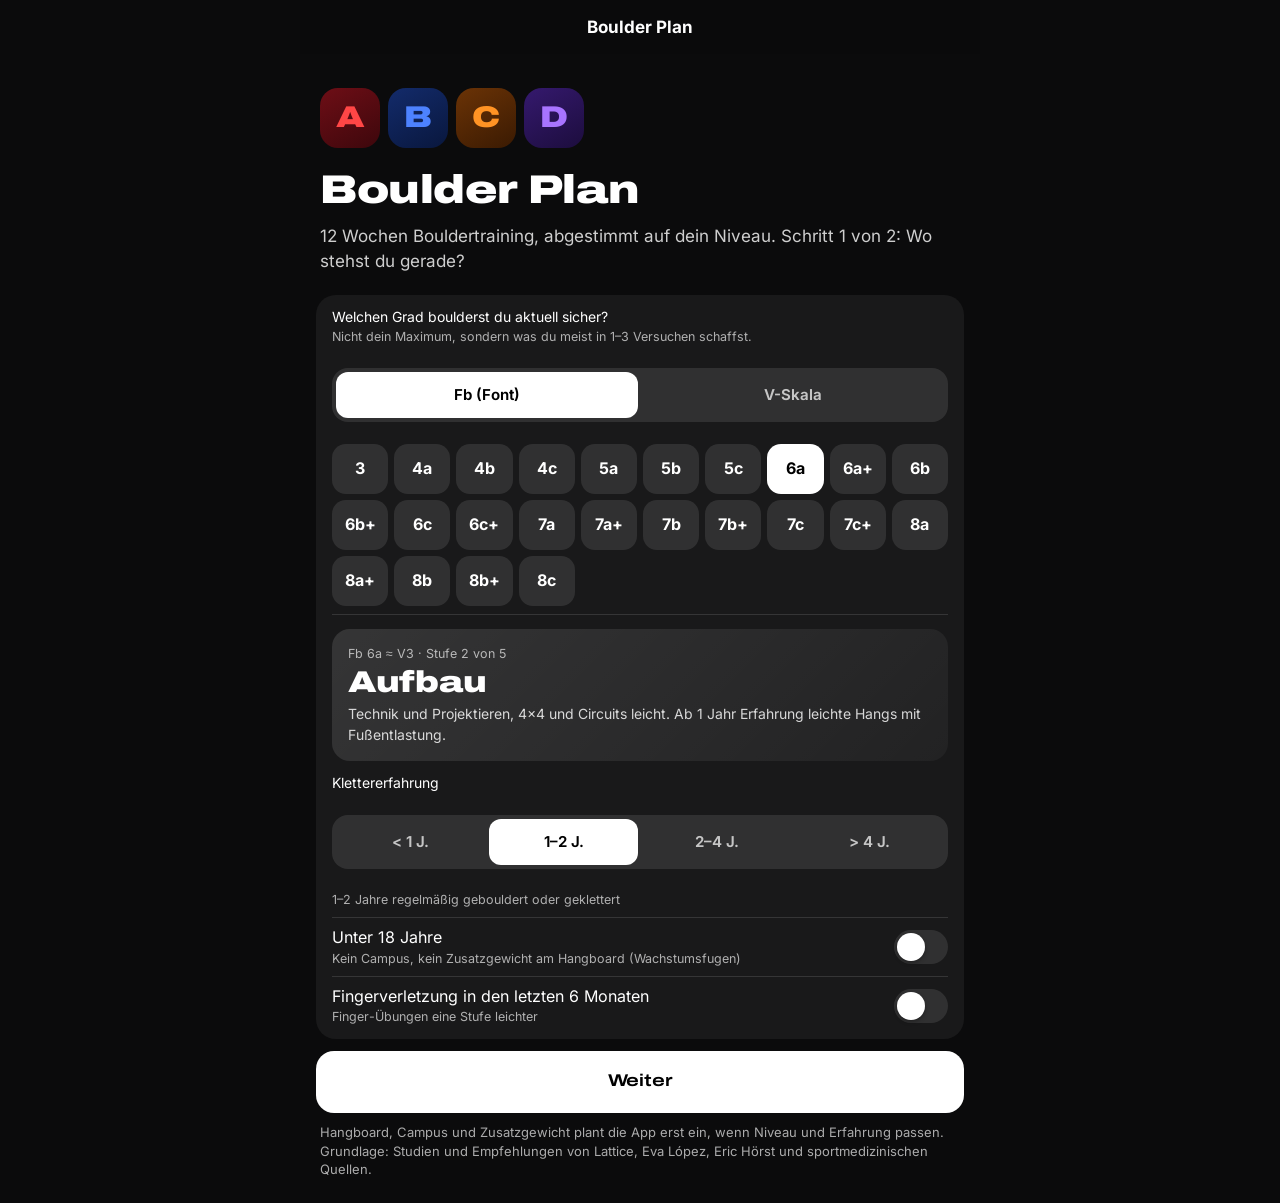
<file: web/index.html>
<!doctype html>
<html lang="de" data-theme="dark">
<head>
  <meta charset="utf-8">
  <title>Boulder Plan</title>
  <meta name="viewport" content="width=device-width, initial-scale=1, viewport-fit=cover">
  <meta name="theme-color" content="#0B0B0C">
  <meta name="apple-mobile-web-app-capable" content="yes">
  <meta name="mobile-web-app-capable" content="yes">
  <meta name="apple-mobile-web-app-status-bar-style" content="black-translucent">
  <meta name="apple-mobile-web-app-title" content="Boulder Plan">
  <meta name="format-detection" content="telephone=no">
  <link rel="manifest" href="manifest.webmanifest">
  <link rel="apple-touch-icon" href="icons/icon-180.png">
  <link rel="icon" type="image/png" href="icons/icon-192.png">
  <link rel="preload" href="fonts/archivo-latin.woff2" as="font" type="font/woff2" crossorigin>
  <link rel="preload" href="fonts/inter-latin.woff2" as="font" type="font/woff2" crossorigin>
  <link rel="stylesheet" href="css/styles.css">
</head>
<body>
  <header id="topbar"></header>
  <main id="main"></main>
  <nav id="tabbar"></nav>
  <div id="sheet-root"></div>
  <div id="toast" role="status" aria-live="polite"></div>
  <input type="file" id="importFile" accept="application/json,.json" hidden>
  <noscript>Boulder Plan benötigt JavaScript.</noscript>
  <script type="module" src="js/main.js"></script>
</body>
</html>
</file>
<file: web/css/styles.css>
/* Boulder Plan · Design „Fokus“
   Jede Session besitzt eine Farbe (--hue / --mid / --deep), die beim Öffnen den ganzen Bildschirm färbt.
   Archivo Expanded Black für große Wörter und Zahlen, Inter für Text. Große Ziele für Finger mit Kreide. */

@font-face {
  font-family: "Archivo";
  src: url("../fonts/archivo-latin.woff2") format("woff2");
  font-weight: 400 900;
  font-stretch: 62% 125%;
  font-display: swap;
}
@font-face {
  font-family: "Inter";
  src: url("../fonts/inter-latin.woff2") format("woff2");
  font-weight: 400 700;
  font-display: swap;
}

:root {
  --page: #0b0b0c;
  --card: rgba(255, 255, 255, .06);
  --field: rgba(255, 255, 255, .1);
  --line: rgba(255, 255, 255, .12);
  --text: #fff;
  --muted: rgba(255, 255, 255, .66);
  --ok: #34c759;
  --warn: #ffb020;
  --danger: #ff6b5e;
  /* Neutrale Session-Farbe, wird pro Session per JS gesetzt */
  --hue: #ffffff;
  --mid: #1a1a1d;
  --deep: #0b0b0c;
  --radius: 20px;
  --tabbar-h: 66px;
  color-scheme: dark;
}

* { box-sizing: border-box; -webkit-tap-highlight-color: transparent; }

html { background: var(--page); }
html:has(body[data-tint]) { background: var(--deep); }
body {
  margin: 0 auto;
  max-width: 680px;
  min-height: 100vh;
  color: var(--text);
  background: var(--page);
  font: 16px/1.45 "Inter", -apple-system, BlinkMacSystemFont, "Segoe UI", Roboto, sans-serif;
  padding: 0 max(16px, env(safe-area-inset-right)) calc(var(--tabbar-h) + env(safe-area-inset-bottom) + 28px) max(16px, env(safe-area-inset-left));
  -webkit-text-size-adjust: 100%;
  -webkit-font-smoothing: antialiased;
  overscroll-behavior-y: none;
}
body[data-tint] { background: linear-gradient(180deg, var(--mid) 0, var(--deep) 640px) var(--deep); background-repeat: no-repeat; }
body.no-tabs { padding-bottom: calc(env(safe-area-inset-bottom) + 24px); }
body.sheet-open { overflow: hidden; }

button { font: inherit; color: inherit; background: none; border: 0; padding: 0; cursor: pointer; text-align: inherit; }
button:disabled { opacity: .35; cursor: default; }
input, select, textarea { font: inherit; font-size: 16px; color: var(--text); }
hr { border: 0; border-top: 1px solid var(--line); margin: 14px 0; }
ul { padding-left: 20px; }
[hidden] { display: none !important; }

/* ---------- Schrift & Helfer ---------- */
.wide { font-family: "Archivo", "Arial Black", sans-serif; font-stretch: 125%; font-weight: 900; letter-spacing: -.01em; }
.title1 { font-size: 34px; line-height: 1; }
.title2 { font-size: 22px; font-weight: 700; }
.title3 { font-size: 17px; font-weight: 700; margin-bottom: 10px; }
.phase { font-weight: 600; font-size: 15px; margin-top: 4px; }
.muted { color: var(--muted); }
.small { font-size: 14px; }
.xsmall { font-size: 12.5px; }
.block { display: block; }
.grow { flex: 1; min-width: 0; }
.row { display: flex; align-items: center; gap: 12px; }
.section { font-size: 15px; font-weight: 700; color: var(--muted); margin: 28px 4px 10px; }
.footnote { font-size: 13px; color: var(--muted); margin: 10px 4px 0; }
.label { margin: 12px 4px 6px; }
.clamp { display: -webkit-box; -webkit-line-clamp: 2; -webkit-box-orient: vertical; overflow: hidden; }
.pos { color: var(--ok); }
.neg { color: var(--danger); }
.warn { color: var(--warn); }
.pill { display: inline-block; font-size: 12px; font-weight: 700; padding: 3px 9px; border-radius: 99px; background: #fff; color: #000; margin-left: 8px; vertical-align: middle; }
.pill.neutral { background: var(--field); color: var(--text); }
.pill.warnpill { background: var(--warn); color: #000; }

/* ---------- Kopfzeile & Tabs ---------- */
#topbar {
  position: sticky; top: 0; z-index: 20;
  display: grid; grid-template-columns: 72px 1fr 72px; align-items: center;
  height: calc(54px + env(safe-area-inset-top)); padding: env(safe-area-inset-top) 4px 0;
  margin: 0 -16px;
  background: color-mix(in srgb, var(--page) 84%, transparent);
  -webkit-backdrop-filter: blur(20px); backdrop-filter: blur(20px);
}
body[data-tint] #topbar { background: color-mix(in srgb, var(--mid) 86%, transparent); }
.tb-title { text-align: center; font-weight: 700; font-size: 17px; white-space: nowrap; overflow: hidden; text-overflow: ellipsis; }
.tb-side { display: flex; align-items: center; }
.tb-side.right { justify-content: flex-end; }
.icon-btn { width: 52px; height: 52px; display: grid; place-items: center; color: var(--text); border-radius: 14px; }
.text-btn { color: var(--text); font-weight: 700; padding: 10px 12px; min-height: 48px; }
.text-btn.light { color: rgba(255, 255, 255, .82); font-weight: 600; }
.text-btn.strong { font-weight: 800; }

#tabbar {
  position: fixed; left: 0; right: 0; bottom: 0; z-index: 20;
  display: flex; gap: 4px;
  padding: 8px max(10px, env(safe-area-inset-right)) calc(8px + env(safe-area-inset-bottom)) max(10px, env(safe-area-inset-left));
  background: color-mix(in srgb, #000 55%, transparent);
  -webkit-backdrop-filter: blur(20px); backdrop-filter: blur(20px);
}
.tab { flex: 1; min-height: 50px; border-radius: 14px; font-size: 15px; font-weight: 600; text-align: center; color: rgba(255, 255, 255, .6); }
.tab.on { color: #fff; background: rgba(255, 255, 255, .16); }

/* ---------- Kopfbereich ohne Session ---------- */
.plain-head { margin: 20px 4px 6px; }
.plain-head p { margin: 8px 0 0; }
.empty { padding: 36px 4px 12px; }
.empty-word { font-size: 52px; line-height: 1; }
.empty p { font-size: 17px; margin: 14px 0 0; max-width: 32ch; }

.banner { display: flex; align-items: center; gap: 12px; width: 100%; padding: 14px 16px; margin: 12px 0; border-radius: var(--radius); background: rgba(255, 176, 32, .16); box-shadow: inset 0 0 0 1px rgba(255, 176, 32, .5); min-height: 64px; color: #ffe2a8; }

/* ---------- Session: Kopf ---------- */
.hero { position: relative; padding: 18px 4px 6px; overflow: hidden; margin: 0 -4px; }
.hero > * { position: relative; }
.hero-letter { position: absolute !important; right: -10px; top: 6px; font-size: 168px; line-height: .8; color: var(--hue); pointer-events: none; }
.hero-meta { font-size: 15px; color: rgba(255, 255, 255, .8); max-width: calc(100% - 150px); }
.hero-title { font-size: 36px; line-height: 1; margin: 12px 0 0; max-width: calc(100% - 160px); overflow-wrap: break-word; hyphens: auto; }
.hero-count { margin-top: 16px; font-size: 16px; }
.hero-count b { font-size: 30px; margin-right: 4px; }
.hero-focus { font-size: 15px; color: rgba(255, 255, 255, .82); margin: 10px 0 0; max-width: 34ch; }
.pbar { height: 8px; border-radius: 99px; background: rgba(255, 255, 255, .16); overflow: hidden; margin: 16px 0 12px; }
.pbar > div { height: 100%; border-radius: 99px; background: #fff; transition: width .25s; }
.info { font-size: 14px; color: rgba(255, 255, 255, .86); border-left: 3px solid rgba(255, 255, 255, .35); padding: 2px 0 2px 10px; margin-top: 8px; }
.info.warn { border-color: var(--warn); color: #ffd58a; }

.btn-focus { display: block; width: 100%; min-height: 66px; margin: 14px 0 6px; border-radius: 22px; background: #fff; color: var(--deep); font-family: "Archivo", sans-serif; font-stretch: 125%; font-weight: 900; font-size: 21px; text-align: center; box-shadow: 0 10px 30px rgba(0, 0, 0, .3); }
.btn-focus:active { transform: scale(.98); }

.tiles { display: grid; grid-template-columns: 1fr 1fr; gap: 10px; margin: 12px 0; }
.tile { display: flex; flex-direction: column; justify-content: center; gap: 2px; min-height: 72px; padding: 10px 16px; border-radius: 18px; background: rgba(255, 255, 255, .1); text-align: left; }
.tile-label { font-weight: 700; font-size: 16px; }
.tile-sub { font-size: 13px; color: rgba(255, 255, 255, .7); }
.tile.on { background: #fff; color: var(--deep); }
.tile.on .tile-sub { color: var(--mid); }

/* ---------- Übungsliste ---------- */
.list { background: rgba(0, 0, 0, .2); border-radius: var(--radius); padding: 0 14px; margin: 10px 0; }
body:not([data-tint]) .list { background: var(--card); }
.ex { border-bottom: 1px solid var(--line); padding: 12px 0; }
.ex:last-of-type { border-bottom: 0; }
.ex-top { display: flex; align-items: center; gap: 14px; }
.check { width: 54px; height: 54px; flex: none; border-radius: 15px; display: grid; place-items: center; border: 3px solid rgba(255, 255, 255, .55); color: transparent; transition: transform .12s, background .15s; }
.check.on { background: #fff; border-color: #fff; color: var(--deep); }
.check:active { transform: scale(.92); }
.ex-main { flex: 1; min-width: 0; display: flex; flex-direction: column; gap: 3px; min-height: 54px; justify-content: center; }
.ex-name { font-weight: 650; font-size: 17px; }
.ex.done .ex-name { text-decoration: line-through; color: rgba(255, 255, 255, .5); }
.star { color: var(--hue); font-size: 13px; }
.ex-pres { font-size: 14px; color: rgba(255, 255, 255, .72); }
.ex-sets { font-size: 13px; font-weight: 700; color: #fff; }
.ex-warn { font-size: 13px; color: #ffd58a; }
.warnbox { font-size: 14px; color: #ffd58a; border-left: 3px solid var(--warn); padding: 2px 0 2px 10px; margin: 0 0 12px; display: grid; gap: 4px; }
.chev { color: rgba(255, 255, 255, .6); transition: transform .2s; flex: none; pointer-events: none; }
.chev.open { transform: rotate(180deg); }
.ex-more { padding: 12px 0 2px; }
.ex-info { white-space: pre-line; color: rgba(255, 255, 255, .75); font-size: 14.5px; margin: 0 0 12px; }
.sets { display: flex; gap: 10px; overflow-x: auto; padding: 2px 0 12px; scrollbar-width: none; }
.sets::-webkit-scrollbar { display: none; }
.setbtn { width: 52px; height: 52px; flex: none; border-radius: 50%; display: grid; place-items: center; background: rgba(255, 255, 255, .14); font-weight: 700; font-size: 18px; text-align: center; }
.setbtn.on { background: #fff; color: var(--deep); }
.setbtn:active { transform: scale(.92); }
.btn-row { display: flex; gap: 8px; flex-wrap: wrap; margin-top: 10px; }
.small-btn { flex: 1 1 auto; min-height: 48px; padding: 8px 12px; border-radius: 14px; background: rgba(255, 255, 255, .12); font-size: 15px; font-weight: 600; text-align: center; }
.small-btn.danger { color: #ffb3aa; }
.add-row { display: block; width: 100%; min-height: 58px; font-weight: 700; font-size: 16px; color: rgba(255, 255, 255, .85); }

textarea.notes { width: 100%; min-height: 76px; padding: 12px 14px; border-radius: 16px; border: 0; background: rgba(0, 0, 0, .22); resize: vertical; }
textarea.small-notes { background: rgba(255, 255, 255, .1); min-height: 50px; }

/* ---------- Fokus-Modus ---------- */
body.bare { padding-top: env(safe-area-inset-top); }
.focus { display: flex; flex-direction: column; min-height: calc(100vh - env(safe-area-inset-top) - env(safe-area-inset-bottom) - 24px); min-height: calc(100dvh - env(safe-area-inset-top) - env(safe-area-inset-bottom) - 24px); }
.focus-top { display: flex; align-items: center; gap: 8px; font-size: 15px; color: rgba(255, 255, 255, .82); margin: 2px -10px 0; }
.icon-btn.light { color: #fff; }
.segs { display: flex; gap: 6px; margin: 6px 0 0; }
.segdot { flex: 1; height: 28px; padding: 10px 0; background: rgba(255, 255, 255, .22); background-clip: content-box; border-radius: 4px; }
.segdot.done { background-color: #fff; }
.segdot.cur { background-color: var(--hue); }
.focus-name { font-size: 44px; line-height: .98; margin: 20px 0 0; hyphens: auto; overflow-wrap: break-word; }
.focus-name.long { font-size: 36px; }
.focus-name.xlong { font-size: 30px; line-height: 1.02; }
.focus-pres { font-size: 17px; color: rgba(255, 255, 255, .84); margin: 12px 0 0; }
.weight { display: flex; align-items: center; justify-content: space-between; gap: 10px; margin-top: 20px; padding: 10px; border-radius: 22px; background: rgba(0, 0, 0, .26); }
.wbtn { width: 62px; height: 62px; flex: none; border-radius: 18px; background: rgba(255, 255, 255, .14); font-size: 30px; font-weight: 600; text-align: center; }
.wbtn:active { transform: scale(.94); }
.wval { display: flex; flex-direction: column; align-items: center; text-align: center; }
.wval b { font-size: 32px; line-height: 1.05; }
.wval span { font-size: 13px; color: rgba(255, 255, 255, .7); margin-top: 2px; }
.focus-stage { flex: 1; display: flex; flex-direction: column; align-items: center; justify-content: center; padding: 24px 0 18px; min-height: 300px; }
.setbig {
  width: 236px; height: 236px; border-radius: 50%; background: #fff; color: var(--deep);
  display: flex; flex-direction: column; align-items: center; justify-content: center; text-align: center;
  box-shadow: 0 0 0 10px color-mix(in srgb, var(--hue) 38%, transparent), 0 18px 50px rgba(0, 0, 0, .45);
  transition: transform .1s;
}
.setbig:active { transform: scale(.95); }
.setbig-sub { font-size: 15px; font-weight: 700; color: var(--mid); }
.setbig-main { font-size: 31px; line-height: 1.05; margin-top: 6px; }
.setbig .setbig-sub + .setbig-main + .setbig-sub { margin-top: 6px; font-weight: 600; }
.undo { margin-top: 14px; }
.focus-warn { font-size: 14px; color: #ffd58a; border-left: 3px solid var(--warn); padding: 2px 0 2px 10px; margin-top: 12px; }

/* Timer: riesige Ziffern, die man auch mit Abstand an der Wand liest.
   Arbeit = ganzer Bildschirm in Session-Farbe mit dunkler Schrift, Pause = dunkel mit Farbbalken. */
.timer { width: 100%; display: flex; flex-direction: column; align-items: center; text-align: center; }
.tm-label { font-size: 30px; line-height: 1; letter-spacing: .02em; text-transform: uppercase; color: var(--hue); }
.tm-time { font-size: min(46vw, 230px); line-height: .9; margin: 10px 0 8px; font-variant-numeric: tabular-nums; }
.tm-time.long { font-size: min(30vw, 150px); }
.tm-bar { width: 100%; height: 14px; border-radius: 99px; background: rgba(255, 255, 255, .16); overflow: hidden; }
.tm-bar > div { height: 100%; background: var(--hue); border-radius: 99px; transition: width .2s linear; }
.tm-sub { font-size: 20px; font-weight: 700; margin-top: 12px; color: rgba(255, 255, 255, .86); }
.tm-ctrl { display: flex; gap: 10px; width: 100%; margin-top: 22px; }
.tm-btn { flex: 1; min-height: 66px; border-radius: 20px; background: rgba(255, 255, 255, .14); font-weight: 800; font-size: 18px; text-align: center; }
.tm-btn.main { flex: 1.3; background: #fff; color: var(--deep); }
.tm-btn:active { transform: scale(.96); }
.tm-skip { margin-top: 10px; min-height: 52px; padding: 8px 18px; font-weight: 700; color: rgba(255, 255, 255, .8); }
.timer.is-paused .tm-time { opacity: .55; }
body.tm-work, html:has(body.tm-work) { background: var(--hue); }
body.tm-work { color: var(--deep); }
body.tm-work .tm-label, body.tm-work .focus-top, body.tm-work .focus-pres, body.tm-work .tm-sub, body.tm-work .tm-skip, body.tm-work .icon-btn.light { color: var(--deep); }
body.tm-work .tm-bar { background: rgba(0, 0, 0, .18); }
body.tm-work .tm-bar > div { background: var(--deep); }
body.tm-work .tm-btn { background: rgba(0, 0, 0, .16); }
body.tm-work .tm-btn.main { background: var(--deep); color: #fff; }
body.tm-work .segdot { background-color: rgba(0, 0, 0, .2); }
body.tm-work .segdot.done, body.tm-work .segdot.cur { background-color: var(--deep); }
body.tm-work .nav-next { background: rgba(0, 0, 0, .16); }
body.tm-work .nav-next span { color: var(--deep); }
body.tm-work .nav-prev { background: rgba(0, 0, 0, .12); }
.focus-done { text-align: center; }
.focus-done .wide { font-size: 46px; }
.focus-done p { font-size: 17px; color: rgba(255, 255, 255, .8); margin: 8px 0 4px; }
.focus-nav { display: flex; gap: 10px; }
.nav-prev { width: 66px; min-height: 66px; flex: none; border-radius: 20px; background: rgba(255, 255, 255, .12); display: grid; place-items: center; }
.nav-next { flex: 1; min-height: 66px; border-radius: 20px; background: rgba(0, 0, 0, .3); text-align: left; padding: 8px 18px; display: flex; flex-direction: column; justify-content: center; }
.nav-next span { color: rgba(255, 255, 255, .7); }
.nav-next b { font-size: 17px; }

/* ---------- Session-Karten als Farbbänder ---------- */
.scard { display: flex; align-items: center; gap: 14px; width: 100%; padding: 14px 18px; margin: 8px 0; min-height: 78px; border-radius: var(--radius); background: linear-gradient(120deg, var(--mid), var(--deep)); -webkit-user-select: none; user-select: none; -webkit-touch-callout: none; text-align: left; }
.scard-letter { font-size: 34px; line-height: 1; color: var(--hue); width: 42px; flex: none; }
.scard .grow > span { display: block; }
.scard-title { font-weight: 650; font-size: 17px; white-space: nowrap; overflow: hidden; text-overflow: ellipsis; }
.scard-sub { font-size: 13px; color: rgba(255, 255, 255, .7); margin-top: 2px; }
.scard-status { font-size: 13px; font-weight: 600; color: rgba(255, 255, 255, .78); white-space: nowrap; }
.scard.st-done .scard-status { color: #fff; }
.scard.st-skipped { opacity: .5; }
.scard.opt { background: rgba(255, 255, 255, .05); min-height: 56px; padding: 10px 18px; }
.scard.opt .scard-letter { font-size: 22px; }
.missed { margin: 14px 0; }
.missed .scard { margin-bottom: 8px; }

/* ---------- Segmente ---------- */
.seg { display: flex; gap: 4px; padding: 4px; margin: 12px 0; background: var(--field); border-radius: 16px; }
.seg button { flex: 1; min-height: 46px; border-radius: 12px; font-weight: 650; font-size: 15px; text-align: center; padding: 4px 6px; white-space: nowrap; overflow: hidden; text-overflow: ellipsis; color: rgba(255, 255, 255, .72); }
.seg button.on { background: #fff; color: #000; }

/* ---------- Buttons ---------- */
.btn { display: block; min-height: 54px; padding: 12px 16px; border-radius: 18px; background: var(--field); font-weight: 650; text-align: center; }
.btn.wide { width: 100%; margin: 8px 0; }
.btn.big { min-height: 62px; font-size: 17px; }
.btn.primary { background: #fff; color: #000; }
body[data-tint] .btn.primary { color: var(--deep); }
.btn.danger { color: #ffb3aa; }
.btn.ghost { background: none; }
.btn-row .btn { flex: 1; }

/* ---------- Kalender ---------- */
.cal-nav { display: flex; align-items: center; justify-content: space-between; margin: 4px 0 8px; }
.cal-title { font-size: 19px; text-align: center; white-space: nowrap; }
@media (max-width: 400px) { .cal-title { font-size: 16px; } }
.wd-head, .grid7 { display: grid; grid-template-columns: repeat(7, 1fr); gap: 5px; }
.wd-head span { text-align: center; font-size: 13px; font-weight: 700; color: var(--muted); padding: 4px 0; }
.day { position: relative; display: flex; flex-direction: column; align-items: center; gap: 3px; padding: 6px 0 7px; min-height: 70px; border-radius: 14px; background: rgba(255, 255, 255, .05); }
.day.has { background: linear-gradient(160deg, var(--mid), var(--deep)); }
.day.out { opacity: .38; }
.day.today { box-shadow: inset 0 0 0 2px #fff; }
.dnum { font-size: 14px; font-weight: 600; }
.day.today .dnum { font-weight: 900; }
.dot { width: 9px; height: 9px; border-radius: 50%; background: #2ecca9; opacity: .8; margin: 11px; display: inline-block; }
.dot.inline { margin: 0 6px 0 0; }
.ring-ph { width: 32px; height: 32px; }
.plus { position: absolute; top: 4px; right: 5px; font-size: 11px; font-weight: 800; }
.card { background: var(--card); border-radius: var(--radius); padding: 16px; margin: 12px 0; }
.card.list { padding: 0 14px; }
.legend .leg-grid { display: grid; grid-template-columns: repeat(auto-fill, minmax(150px, 1fr)); gap: 10px; margin-bottom: 12px; }
.leg { display: flex; align-items: center; gap: 10px; font-size: 14px; }
.badge { width: var(--s); height: var(--s); flex: none; border-radius: calc(var(--s) * .3); display: inline-grid; place-items: center; color: var(--hue); font-size: calc(var(--s) * .55); background: linear-gradient(150deg, var(--mid), var(--deep)); }
.ring { flex: none; display: block; }
.ring text { font-family: "Archivo", sans-serif; font-stretch: 125%; }

.dayblock { background: rgba(255, 255, 255, .05); border-radius: 22px; padding: 4px 10px 8px; margin: 10px 0; transition: background .15s, box-shadow .15s; }
.dayblock.today { box-shadow: inset 0 0 0 2px rgba(255, 255, 255, .55); }
.dayblock.drop-target { background: rgba(255, 255, 255, .16); box-shadow: inset 0 0 0 2px #fff; }
.day-head { display: flex; align-items: center; width: 100%; min-height: 48px; gap: 6px; padding: 0 6px; }
.day-head svg { color: var(--muted); }
.dayblock .scard { margin: 6px 0; }
.rest { padding: 6px 6px 10px; }
.scard.drag-source { opacity: .3; }
.scard.ghost { position: fixed; z-index: 50; pointer-events: none; margin: 0; box-shadow: 0 16px 40px rgba(0, 0, 0, .6); transform: scale(1.04) rotate(-1deg); }

/* ---------- Plan ---------- */
.pbar.plain { margin: 14px 0 8px; }
.phase-head { display: flex; align-items: center; gap: 8px; margin: 26px 4px 2px; font-size: 17px; }
.pdot { width: 12px; height: 12px; border-radius: 50%; }
.phase-desc { margin: 2px 4px 6px; }
.week-row { display: flex; align-items: center; gap: 12px; width: 100%; padding: 14px 0; border-bottom: 1px solid var(--line); text-align: left; }
.week-row:last-child { border-bottom: 0; }
.week-row.current { margin: 0 -14px; padding: 14px 14px 14px 10px; width: calc(100% + 28px); background: rgba(255, 255, 255, .08); border-left: 4px solid var(--c); }
.week-row .grow > * { margin-bottom: 3px; }
.week-row b.wide { font-size: 19px; }
.rings { display: flex; gap: 6px; margin-top: 6px; }
.pct { font-size: 24px; color: var(--muted); }
.pct small { font-size: 13px; margin-left: 1px; }
.pct.full { color: var(--ok); }

/* ---------- Werte ---------- */
.stats { display: grid; grid-template-columns: 1fr 1fr; gap: 10px; margin-top: 18px; }
.stat { background: var(--card); border-radius: var(--radius); padding: 16px; }
.stat-label { font-weight: 700; font-size: 14px; color: var(--muted); }
.stat-value { font-size: 42px; line-height: 1.05; margin: 6px 0 2px; }
.stat-value small { font-size: 18px; margin-left: 2px; }
.chart { display: flex; align-items: flex-end; gap: 5px; height: 180px; margin: 8px 0; }
.chart .col { flex: 1; display: flex; flex-direction: column; align-items: center; height: 100%; }
.chart .val { font-size: 11px; color: var(--muted); height: 16px; }
.chart .barwrap { flex: 1; width: 100%; display: flex; align-items: flex-end; background: var(--field); border-radius: 6px; overflow: hidden; }
.chart .barfill { width: 100%; border-radius: 6px 6px 0 0; transition: height .3s; }
.chart .lbl { font-size: 12px; color: var(--muted); margin-top: 4px; }
.bench-title { font-weight: 650; margin-bottom: 10px; }
.bench-val { display: flex; flex-direction: column; align-items: center; justify-content: center; min-width: 96px; min-height: 60px; padding: 6px 10px; border-radius: 16px; background: var(--field); }
.bench-val b { font-size: 18px; }

/* ---------- Formulare ---------- */
.form { padding: 4px 16px; }
.row-item { display: flex; align-items: center; gap: 12px; min-height: 58px; padding: 8px 0; border-bottom: 1px solid var(--line); }
.row-item.col { flex-direction: column; align-items: stretch; gap: 10px; }
.form > :last-child { border-bottom: 0; }
.form .btn.wide { margin: 12px 0; }
input[type="date"], input[type="time"], select { background: var(--field); border: 0; border-radius: 12px; padding: 10px 12px; min-height: 44px; }
.field { display: flex; flex-direction: column; gap: 6px; padding: 10px 0; border-bottom: 1px solid var(--line); font-size: 14px; color: var(--muted); }
.field input, .field textarea, .search { width: 100%; padding: 13px 14px; border: 0; border-radius: 14px; background: var(--field); }
.field textarea { resize: vertical; }
.search { margin-bottom: 6px; }
.switch { -webkit-appearance: none; appearance: none; width: 54px; height: 34px; border-radius: 99px; background: var(--field); position: relative; flex: none; transition: background .2s; margin: 0; }
.switch::after { content: ""; position: absolute; top: 3px; left: 3px; width: 28px; height: 28px; border-radius: 50%; background: #fff; box-shadow: 0 2px 4px rgba(0, 0, 0, .3); transition: transform .2s; }
.switch:checked { background: var(--ok); }
.switch:checked::after { transform: translateX(20px); }
.switch-row { cursor: pointer; }
.stepper { display: flex; align-items: center; gap: 6px; flex: none; }
.stepper button { width: 48px; height: 48px; border-radius: 14px; background: var(--field); font-size: 22px; font-weight: 700; text-align: center; }
.stepper input { width: 72px; height: 48px; text-align: center; border: 0; border-radius: 14px; background: var(--field); font-weight: 700; }
.wd-picker { display: grid; grid-template-columns: repeat(7, 1fr); gap: 5px; }
.wd-picker button { min-height: 50px; border-radius: 12px; background: var(--field); font-weight: 700; font-size: 14px; text-align: center; }
.wd-picker button.on { background: #fff; color: #000; }
.welcome { padding: 34px 4px 10px; }
.back-link { display: inline-flex; align-items: center; gap: 4px; margin: -8px 0 6px -12px; font-size: 15px; }
.grade-grid { display: grid; grid-template-columns: repeat(auto-fill, minmax(56px, 1fr)); gap: 6px; }
.gbtn { min-height: 50px; border-radius: 14px; background: var(--field); font-weight: 700; font-size: 16px; text-align: center; }
.gbtn.on { background: #fff; color: #000; }
.gbtn:active { transform: scale(.94); }
.level-card { margin: 14px 0 4px; padding: 16px; border-radius: 18px; background: linear-gradient(135deg, rgba(255, 255, 255, .12), rgba(255, 255, 255, .04)); }
.level-name { font-size: 30px; line-height: 1.05; margin: 4px 0 6px; }
.level-card p { margin: 0; color: rgba(255, 255, 255, .82); }
.welcome p { font-size: 17px; color: rgba(255, 255, 255, .8); margin: 14px 0 0; }
.welcome .title1 { font-size: 40px; margin-top: 22px; }
.swatches { display: flex; gap: 8px; }
.swatch { width: 60px; height: 60px; border-radius: 18px; display: grid; place-items: center; font-size: 30px; color: var(--hue); background: linear-gradient(150deg, var(--mid), var(--deep)); }

/* ---------- Sheets ---------- */
#sheet-root { position: relative; z-index: 40; }
.backdrop { position: fixed; inset: 0; background: rgba(0, 0, 0, .6); animation: fade .2s; }
.sheet {
  position: fixed; left: 0; right: 0; bottom: 0; max-height: 92vh; max-height: 92dvh; overflow-y: auto;
  max-width: 680px; margin: 0 auto; background: #141416; border-radius: 26px 26px 0 0;
  padding-bottom: calc(env(safe-area-inset-bottom) + 16px); animation: up .25s ease-out; overscroll-behavior: contain;
}
.sheet-head { position: sticky; top: 0; z-index: 1; display: grid; grid-template-columns: 1fr auto 1fr; align-items: center; padding: 6px 4px; background: inherit; border-bottom: 1px solid var(--line); }
.sheet-head b { text-align: center; white-space: nowrap; overflow: hidden; text-overflow: ellipsis; max-width: 55vw; }
.sheet-head > span { display: flex; justify-content: flex-end; }
.sheet-body { padding: 14px 18px; }
.sheet-body.form { padding: 4px 18px; }
.sheet-body.confirm { padding-top: 22px; }
.verdict { font-size: 36px; line-height: 1; margin: 8px 0 8px; }
.verdict.low { color: #ff9324; }
.rate { margin: 18px 0; }
.rate-row { display: grid; grid-template-columns: repeat(5, 1fr); gap: 8px; margin-top: 8px; }
.rate-row button { min-height: 58px; border-radius: 16px; background: var(--field); font-family: "Archivo", sans-serif; font-stretch: 125%; font-weight: 900; font-size: 22px; text-align: center; }
.rate-row button.on { background: #fff; color: #000; }
.rate-row button.lowv.on { background: #ff9324; }
.move-row { display: flex; align-items: center; gap: 10px; width: 100%; min-height: 66px; border-bottom: 1px solid var(--line); text-align: left; }
.move-row:last-child { border-bottom: 0; }
.move-row svg { color: var(--muted); }
.swap-item { display: block; width: 100%; padding: 12px 0; border-bottom: 1px solid var(--line); min-height: 58px; text-align: left; }
.swap-item:last-child { border-bottom: 0; }

#toast {
  position: fixed; left: 50%; bottom: calc(var(--tabbar-h) + env(safe-area-inset-bottom) + 18px); z-index: 60;
  transform: translate(-50%, 20px); opacity: 0; pointer-events: none; transition: .25s;
  background: #fff; color: #000; font-weight: 700; padding: 13px 20px; border-radius: 99px; white-space: nowrap; max-width: 92vw; overflow: hidden; text-overflow: ellipsis;
}
#toast.show { opacity: 1; transform: translate(-50%, 0); }
body.no-tabs #toast { bottom: calc(env(safe-area-inset-bottom) + 24px); }

@keyframes up { from { transform: translateY(100%); } to { transform: none; } }
@keyframes fade { from { opacity: 0; } to { opacity: 1; } }
@media (prefers-reduced-motion: reduce) { * { transition: none !important; animation: none !important; } }
</file>
